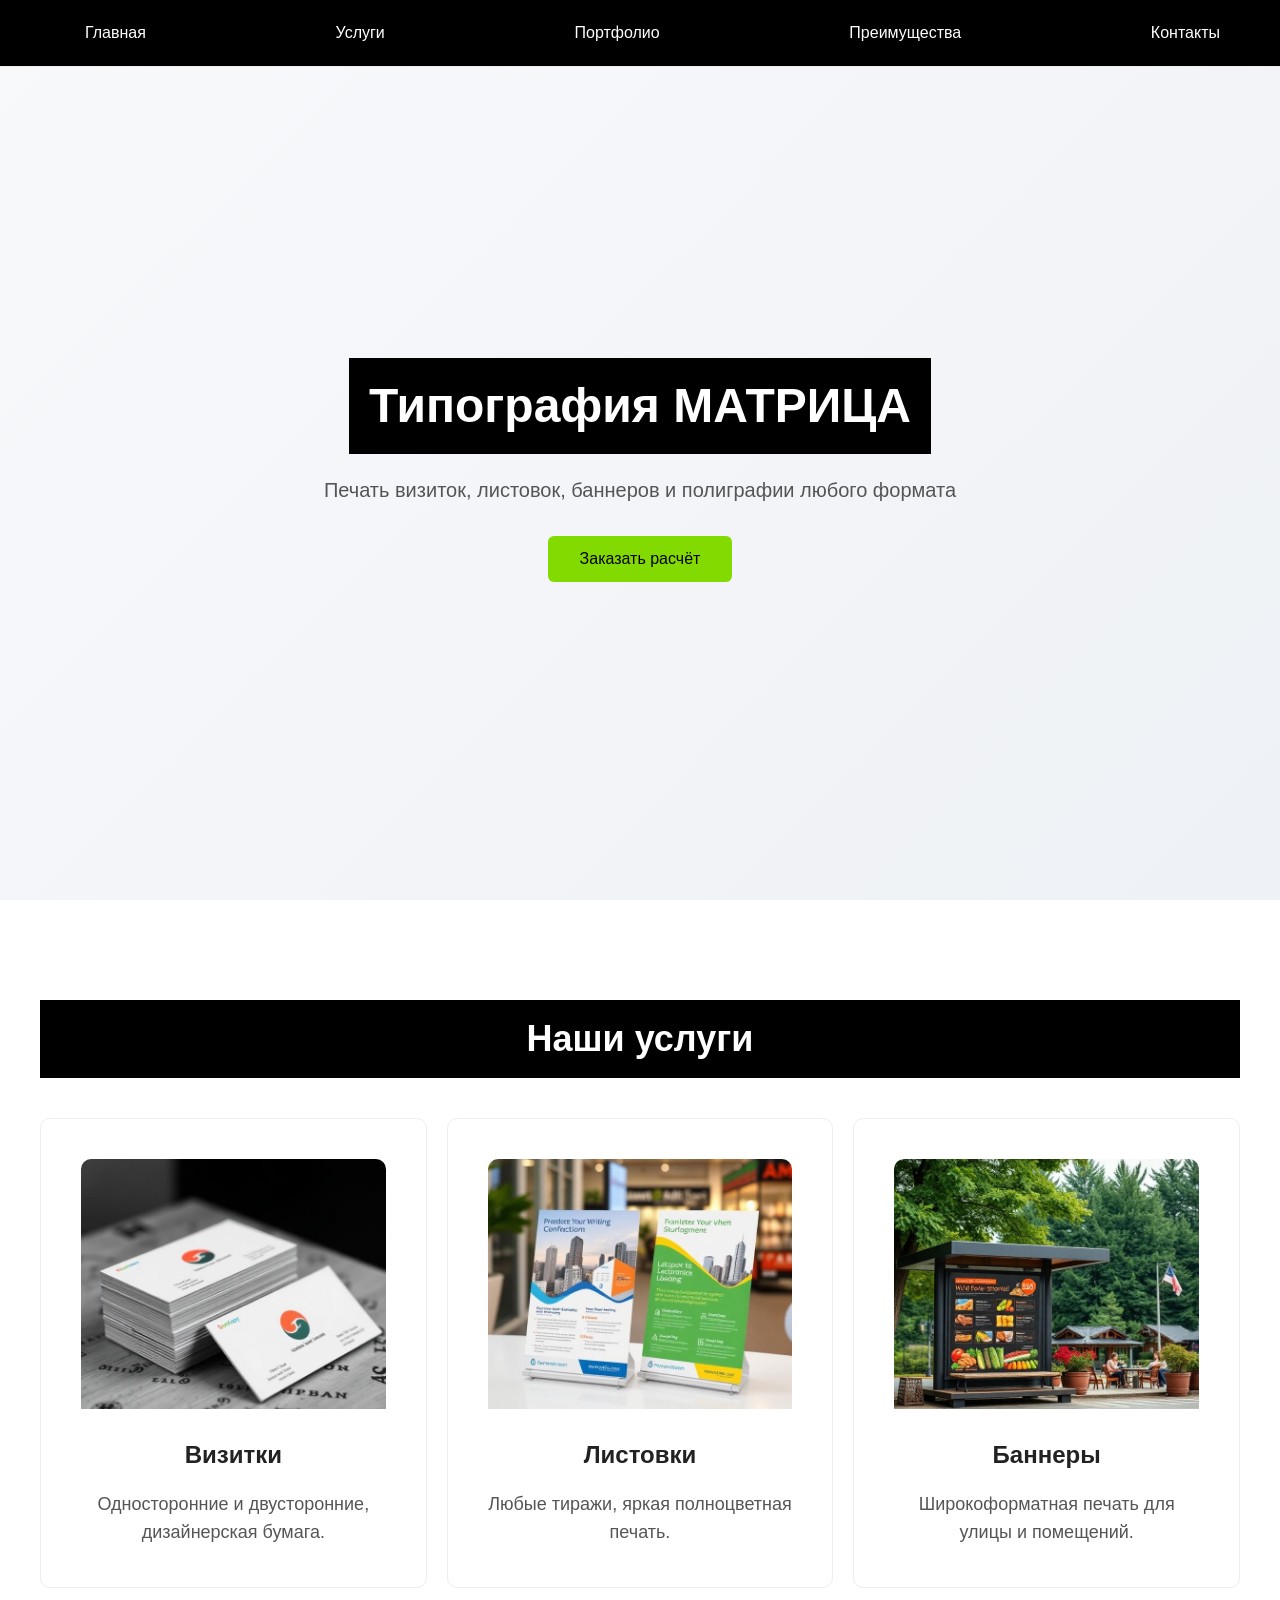
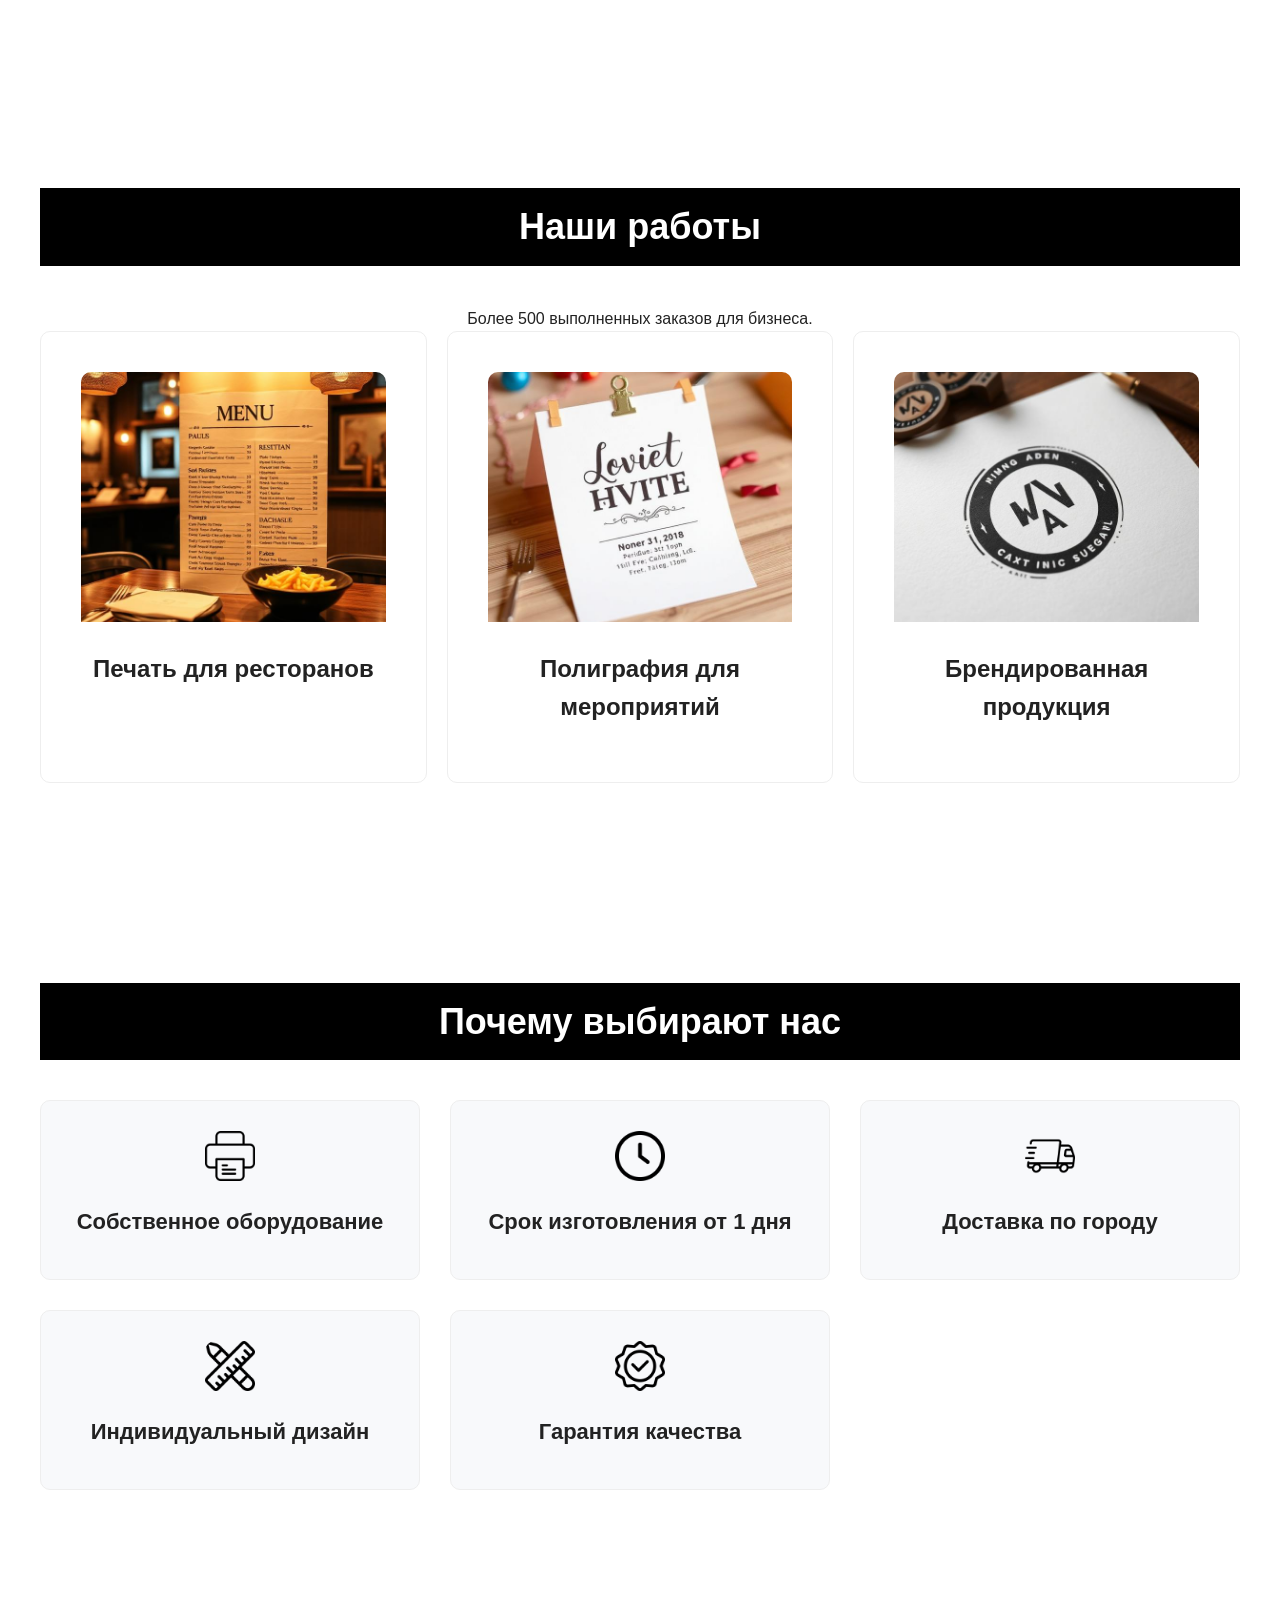
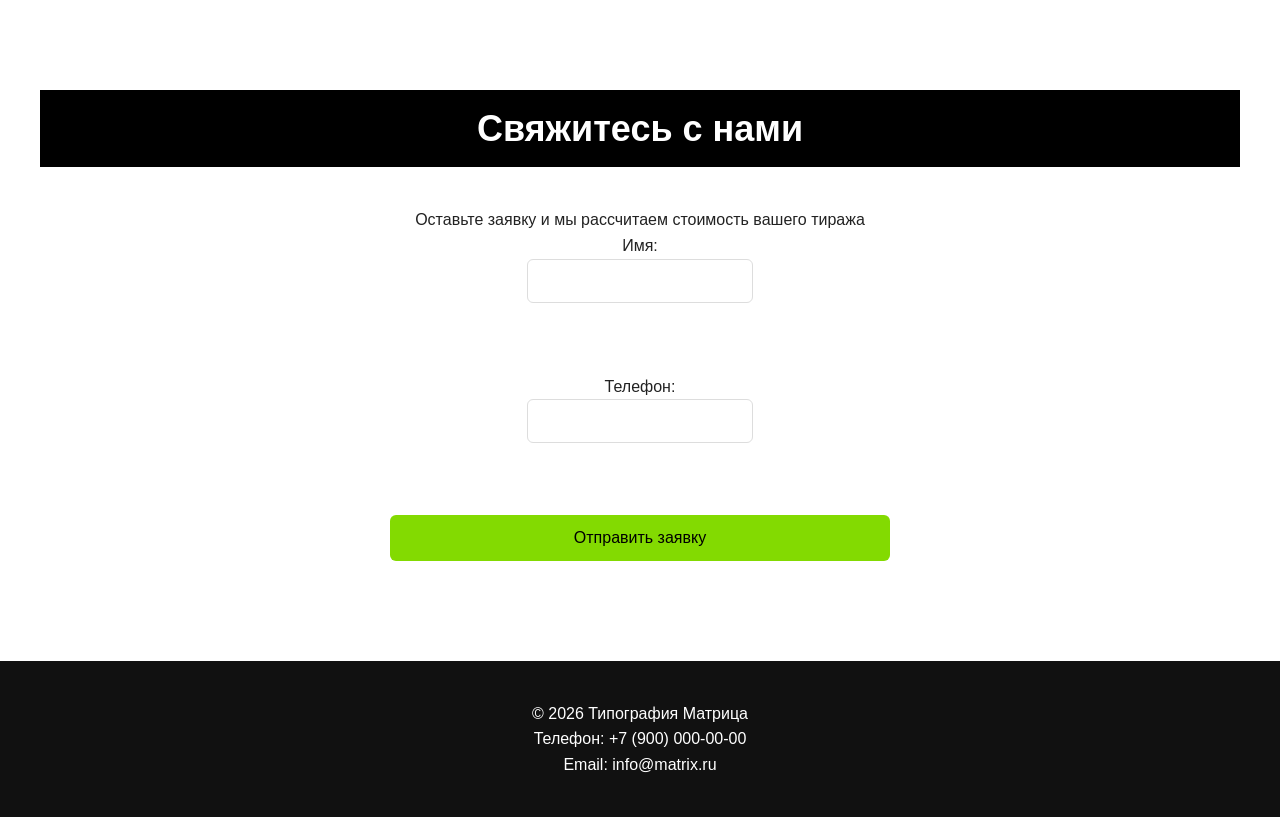
<file: index.html>
<!DOCTYPE html>
<html>
<head>
<meta charset="UTF-8">
<title>Типография</title>
<link rel="stylesheet" href="style.css">

<!-- Google tag (gtag.js) -->
<script async src="https://www.googletagmanager.com/gtag/js?id=G-FMTGFW9MHW"></script>
<script>
  window.dataLayer = window.dataLayer || [];
  function gtag(){dataLayer.push(arguments);}
  gtag('js', new Date());

  gtag('config', 'G-FMTGFW9MHW');
</script>

<!-- Yandex.Metrika counter -->
<script type="text/javascript">
    (function(m,e,t,r,i,k,a){
        m[i]=m[i]||function(){(m[i].a=m[i].a||[]).push(arguments)};
        m[i].l=1*new Date();
        for (var j = 0; j < document.scripts.length; j++) {if (document.scripts[j].src === r) { return; }}
        k=e.createElement(t),a=e.getElementsByTagName(t)[0],k.async=1,k.src=r,a.parentNode.insertBefore(k,a)
    })(window, document,'script','https://mc.yandex.ru/metrika/tag.js?id=107062207', 'ym');

    ym(107062207, 'init', {ssr:true, webvisor:true, clickmap:true, ecommerce:"dataLayer", referrer: document.referrer, url: location.href, accurateTrackBounce:true, trackLinks:true});
</script>
<noscript><div><img src="https://mc.yandex.ru/watch/107062207" style="position:absolute; left:-9999px;" alt="" /></div></noscript>
<!-- /Yandex.Metrika counter -->
</head>

<body>

<!-- ===== ШАПКА ===== -->
<header>
    <nav>
        <a href="#home">Главная</a>
        <a href="#services">Услуги</a>
        <a href="#portfolio">Портфолио</a>
        <a href="#advantages">Преимущества</a>
        <a href="#contacts">Контакты</a>
    </nav>
</header>

<!-- ===== ГЛАВНЫЙ ЭКРАН ===== -->
<section id="home">
    <h1>Типография МАТРИЦА</h1>
    <p>Печать визиток, листовок, баннеров и полиграфии любого формата</p>
    <a href="#contacts">
        <button>Заказать расчёт</button>
    </a>
</section>

<!-- ===== УСЛУГИ ===== -->
<section id="services">
    <div class="container">
        <h2>Наши услуги</h2>

        <div class="grid">
            <div class="card">
                <img src="images/service1.jpg" alt="Услуга 1">
                <h3>Визитки</h3>
                <p>Односторонние и двусторонние, дизайнерская бумага.</p>
            </div>

            <div class="card">
                <img src="images/service2.jpg" alt="Услуга 2">
                <h3>Листовки</h3>
                <p>Любые тиражи, яркая полноцветная печать.</p>
            </div>

            <div class="card">
                <img src="images/service3.jpg" alt="Услуга 3">
                <h3>Баннеры</h3>
                <p>Широкоформатная печать для улицы и помещений.</p>
            </div>
        </div>
    </div>
</section>

<!-- ===== ПОРТФОЛИО ===== -->
<section id="portfolio">
     <div class="container">
        <h2>Наши работы</h2>
        <p>Более 500 выполненных заказов для бизнеса.</p>

        <div class="grid">
            <div class="card">
                <img src="images/portfolio1.jpg" alt="Портфолио 1">
                <h3>Печать для ресторанов</h3>
            </div>

            <div class="card">
                <img src="images/portfolio2.jpg" alt="Портфолио 2">
                <h3>Полиграфия для мероприятий</h3>
            </div>

            <div class="card">
                <img src="images/portfolio3.jpg" alt="Портфолио 3">
                <h3>Брендированная продукция</h3>
            </div>
        </div>
    </div>
</section>

<!-- ===== ПРЕИМУЩЕСТВА ===== -->
<section id="advantages">
    <div class="container">
    <h2>Почему выбирают нас</h2>
    <div class="grid">
        <div class="card">
            <img src="images/printer.png" alt="Собственное оборудование">
            <h3>Собственное оборудование</h3>
        </div>
        <div class="card">
            <img src="images/clock.png" alt="Срок изготовления">
            <h3>Срок изготовления от 1 дня</h3>
        </div>
        <div class="card">
            <img src="images/delivery.png" alt="Доставка по городу">
            <h3>Доставка по городу</h3>
        </div>
        <div class="card">
            <img src="images/design.png" alt="Индивидуальный дизайн">
            <h3>Индивидуальный дизайн</h3>
        </div>
        <div class="card">
            <img src="images/quality.png" alt="Гарантия качества">
            <h3>Гарантия качества</h3>
        </div>
    </div>
    </div>
</section>

<!-- ===== ФОРМА / КОНТАКТЫ ===== -->
<section id="contacts">
    <div class="container">
    <h2>Свяжитесь с нами</h2>
    <p>Оставьте заявку и мы рассчитаем стоимость вашего тиража</p>

    <form action="thanks.html" method="get">
        <label>
            Имя:<br>
            <input type="text" name="name" required>
        </label>
        <br><br>

        <label>
            Телефон:<br>
            <input type="tel" name="phone" required>
        </label>
        <br><br>

        <button type="submit">Отправить заявку</button>
    </form>
    </div>
</section>

<!-- ===== ПОДВАЛ ===== -->
<footer>
    <p>© 2026 Типография Матрица</p>
    <p>Телефон: +7 (900) 000-00-00</p>
    <p>Email: info@matrix.ru</p>
</footer>

</body>
</html>
</file>
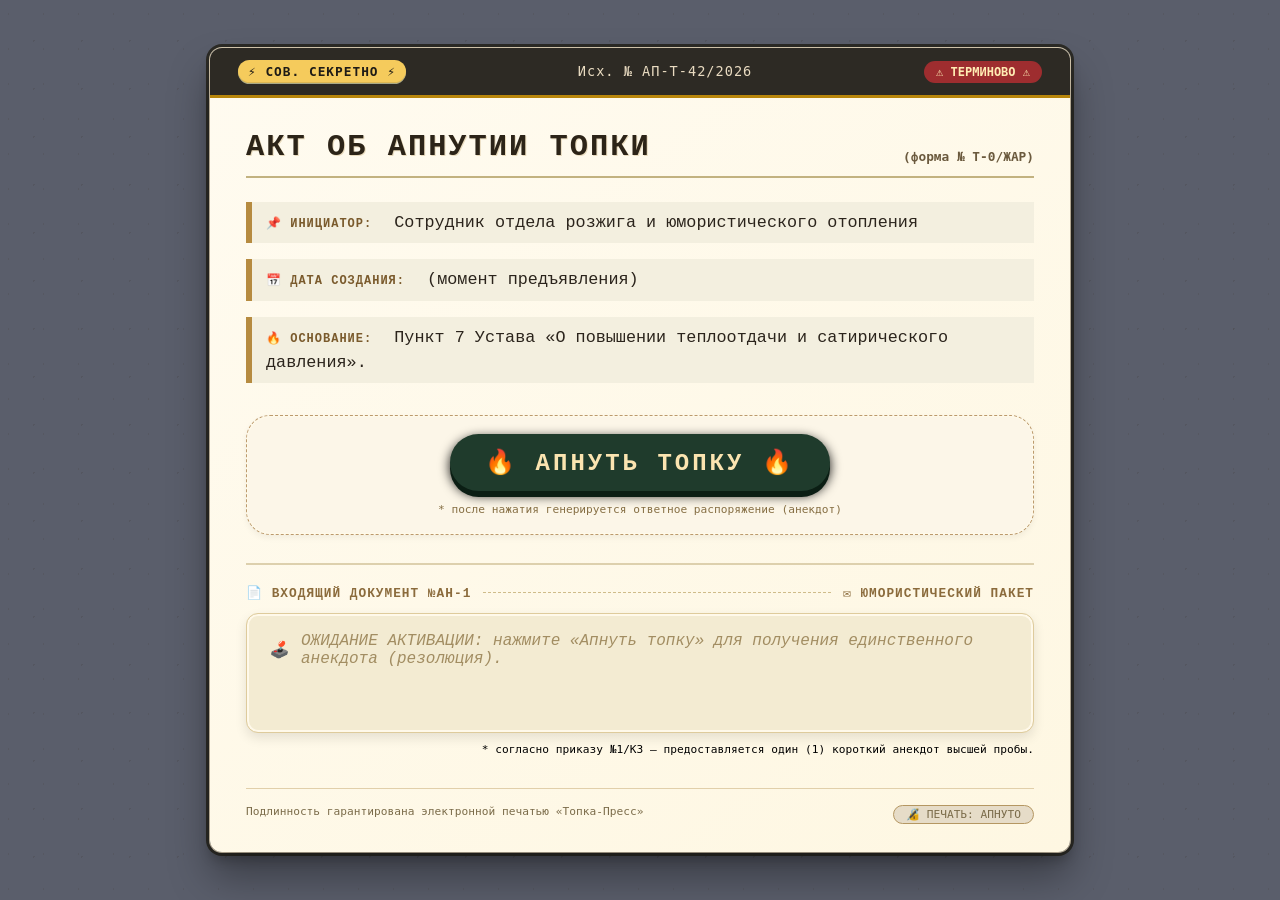
<file: pelmeshek.html>
<!DOCTYPE html>
<html lang="ru">
<head>
    <meta charset="UTF-8">
    <meta name="viewport" content="width=device-width, initial-scale=1.0">
    <title>АКТ №АП-42/ВАЖНО | Апнуть топку</title>
    <style>
        * {
            margin: 0;
            padding: 0;
            box-sizing: border-box;
        }

        body {
            background: #5a5e6b;
            /* Имитация офисного стола с документами: градиент под старую бумагу */
            background-image: radial-gradient(circle at 25% 40%, rgba(70, 65, 58, 0.2) 2%, transparent 2.5%),
                              radial-gradient(circle at 70% 85%, rgba(50, 45, 38, 0.15) 1.8%, transparent 2%);
            background-size: 35px 35px, 48px 48px;
            min-height: 100vh;
            display: flex;
            justify-content: center;
            align-items: center;
            padding: 30px 20px;
            font-family: 'Courier New', 'Times New Roman', 'Segoe UI', 'Consolas', monospace;
        }

        /* Главная "папка-документ" — как важная бумага на столе */
        .document {
            max-width: 860px;
            width: 100%;
            background: #fef9e8;
            background: linear-gradient(145deg, #fffbf0 0%, #fef7e2 100%);
            border-radius: 12px 12px 12px 12px;
            box-shadow: 0 25px 40px rgba(0, 0, 0, 0.35), 0 0 0 1px #d6c9b0, 0 0 0 4px #2c2b26, 0 8px 12px rgba(0,0,0,0.2);
            padding: 0;
            transition: all 0.2s;
        }

        /* Верхняя "гребёнка" как у официального бланка */
        .document-header {
            background: #2d2a24;
            padding: 12px 28px;
            border-bottom: 3px solid #b8860b;
            border-radius: 12px 12px 0 0;
            display: flex;
            justify-content: space-between;
            align-items: baseline;
            flex-wrap: wrap;
            gap: 12px;
        }

        .stamp {
            font-family: monospace;
            font-weight: bold;
            font-size: 0.8rem;
            background: #f5cb5c;
            color: #1e1b16;
            padding: 4px 10px;
            letter-spacing: 1px;
            border-radius: 30px;
            box-shadow: inset 0 -1px 0 rgba(0,0,0,0.1), 0 1px 0 rgba(255,255,200,0.6);
            text-transform: uppercase;
        }

        .doc-ref {
            color: #e9dbc1;
            font-size: 0.85rem;
            font-family: monospace;
            letter-spacing: 1px;
        }

        .urgency {
            background: #9e2d2f;
            color: #ffecb3;
            padding: 4px 12px;
            font-size: 0.75rem;
            font-weight: bold;
            border-radius: 20px;
            text-transform: uppercase;
            font-family: monospace;
        }

        /* Основной контент — текст документа */
        .document-body {
            padding: 32px 36px 28px 36px;
        }

        .title-block {
            border-bottom: 2px solid #c2b280;
            margin-bottom: 24px;
            padding-bottom: 12px;
            display: flex;
            justify-content: space-between;
            align-items: flex-end;
            flex-wrap: wrap;
        }

        .title-main {
            font-size: 1.9rem;
            font-weight: 800;
            text-transform: uppercase;
            letter-spacing: 2px;
            color: #2c2418;
            font-family: 'Courier New', 'Impact', monospace;
            text-shadow: 1px 1px 0px #e9dbbd;
        }

        .title-sub {
            color: #6b5a3e;
            font-size: 0.8rem;
            font-weight: bold;
            font-family: monospace;
        }

        .document-content {
            font-family: 'Courier New', 'Times New Roman', monospace;
            font-size: 1.05rem;
            line-height: 1.5;
            color: #2b241c;
        }

        .field {
            background: #f3efdf;
            padding: 8px 14px;
            margin: 16px 0;
            border-left: 6px solid #b68b40;
            font-weight: 500;
        }

        .label {
            font-weight: 800;
            text-transform: uppercase;
            font-size: 0.75rem;
            letter-spacing: 1px;
            color: #7a5a2c;
            display: inline-block;
            margin-right: 12px;
        }

        /* Секция с кнопкой "Апнуть топку" в стиле "отправить / подписать" */
        .action-area {
            margin: 32px 0 24px;
            text-align: center;
            background: #fcf6e8;
            padding: 18px 12px;
            border-radius: 24px;
            border: 1px dashed #bc9a6c;
            box-shadow: inset 0 0 0 1px #fffae9, 0 3px 6px rgba(0,0,0,0.05);
        }

        .stoke-btn {
            background: #1f3b2c;
            border: none;
            font-family: 'Courier New', monospace;
            font-weight: bold;
            font-size: 1.5rem;
            padding: 14px 28px;
            letter-spacing: 3px;
            color: #fbe4b0;
            text-transform: uppercase;
            cursor: pointer;
            box-shadow: 0 6px 0 #0b1e14, 0 4px 12px black;
            transition: 0.07s linear;
            border-radius: 60px;
            width: 100%;
            max-width: 380px;
            display: inline-flex;
            align-items: center;
            justify-content: center;
            gap: 14px;
        }

        .stoke-btn:active {
            transform: translateY(3px);
            box-shadow: 0 2px 0 #0b1e14;
        }

        /* зона вывода анекдота — "Входящий ответ" */
        .joke-section {
            margin-top: 28px;
            border-top: 2px solid #ddd0ad;
            padding-top: 20px;
        }

        .joke-header {
            display: flex;
            align-items: center;
            gap: 12px;
            margin-bottom: 12px;
            font-weight: bold;
            font-size: 0.8rem;
            color: #8b6b3c;
            text-transform: uppercase;
            letter-spacing: 1px;
        }

        .joke-card {
            background: #f3ebd2;
            border-radius: 12px;
            padding: 18px 22px;
            border: 1px solid #decb9c;
            box-shadow: inset 0 0 0 2px #fff9ea, 0 5px 12px rgba(0, 0, 0, 0.1);
            font-family: 'Courier New', 'Segoe UI', monospace;
            font-size: 1.2rem;
            font-weight: 500;
            color: #1e2c1c;
            min-height: 120px;
            transition: 0.2s;
        }

        .placeholder-joke {
            display: flex;
            align-items: center;
            justify-content: center;
            gap: 12px;
            color: #a28d62;
            font-style: italic;
            font-size: 1rem;
        }

        .joke-text {
            font-weight: 600;
            line-height: 1.4;
            word-break: break-word;
            white-space: pre-wrap;
        }

        .footer-document {
            margin-top: 32px;
            font-size: 0.7rem;
            border-top: 1px solid #e1cfaa;
            padding-top: 16px;
            display: flex;
            justify-content: space-between;
            color: #7b6c4a;
            font-family: monospace;
        }

        /* печать и подпись */
        .seal {
            font-family: monospace;
            font-size: 0.7rem;
            background: #e6dcc8;
            display: inline-block;
            padding: 2px 12px;
            border-radius: 50px;
            border: 1px solid #b59762;
        }

        @media (max-width: 580px) {
            .document-body {
                padding: 24px 20px;
            }
            .title-main {
                font-size: 1.3rem;
            }
            .stoke-btn {
                font-size: 1.2rem;
                padding: 12px 18px;
                letter-spacing: 2px;
            }
            .joke-card {
                font-size: 1rem;
            }
        }
    </style>
</head>
<body>

<div class="document">
    <div class="document-header">
        <div class="stamp">⚡ СОВ. СЕКРЕТНО ⚡</div>
        <div class="doc-ref">Исх. № АП-Т-42/2026</div>
        <div class="urgency">⚠️ ТЕРМИНОВО ⚠️</div>
    </div>

    <div class="document-body">
        <div class="title-block">
            <div class="title-main">АКТ ОБ АПНУТИИ ТОПКИ</div>
            <div class="title-sub">(форма № Т-0/ЖАР)</div>
        </div>

        <div class="document-content">
            <div class="field">
                <span class="label">📌 ИНИЦИАТОР:</span> Сотрудник отдела розжига и юмористического отопления
            </div>
            <div class="field">
                <span class="label">📅 ДАТА СОЗДАНИЯ:</span> <span id="currentDate"></span> (момент предъявления)
            </div>
            <div class="field">
                <span class="label">🔥 ОСНОВАНИЕ:</span> Пункт 7 Устава «О повышении теплоотдачи и сатирического давления».
            </div>
        </div>

        <!-- Блок с кнопкой "апнуть топку" – критическое действие -->
        <div class="action-area">
            <button class="stoke-btn" id="stokeBtn">
                🔥 АПНУТЬ ТОПКУ 🔥
            </button>
            <div style="font-size: 0.7rem; margin-top: 12px; font-family: monospace; color:#866f44;">
                * после нажатия генерируется ответное распоряжение (анекдот)
            </div>
        </div>

        <!-- Зона вывода анекдота -->
        <div class="joke-section">
            <div class="joke-header">
                <span>📄 ВХОДЯЩИЙ ДОКУМЕНТ №АН-1</span>
                <span style="flex:1; border-bottom: 1px dashed #cfbc8a;"></span>
                <span>✉️ ЮМОРИСТИЧЕСКИЙ ПАКЕТ</span>
            </div>
            <div class="joke-card" id="jokeCard">
                <!-- Начальное состояние — заглушка "ожидание" -->
                <div class="placeholder-joke" id="jokePlaceholder">
                    <span>🕹️</span> ОЖИДАНИЕ АКТИВАЦИИ: нажмите «Апнуть топку» для получения единственного анекдота (резолюция).
                </div>
                <div class="joke-text" id="jokeText" style="display: none;"></div>
            </div>
            <!-- Подсказка о единственности анекдота -->
            <div style="font-size: 0.7rem; margin-top: 10px; text-align: right; font-family: monospace;">
                * согласно приказу №1/КЗ — предоставляется один (1) короткий анекдот высшей пробы.
            </div>
        </div>

        <div class="footer-document">
            <div>Подлинность гарантирована электронной печатью «Топка-Пресс»</div>
            <div class="seal">🔏 ПЕЧАТЬ: АПНУТО</div>
        </div>
    </div>
</div>
</file>
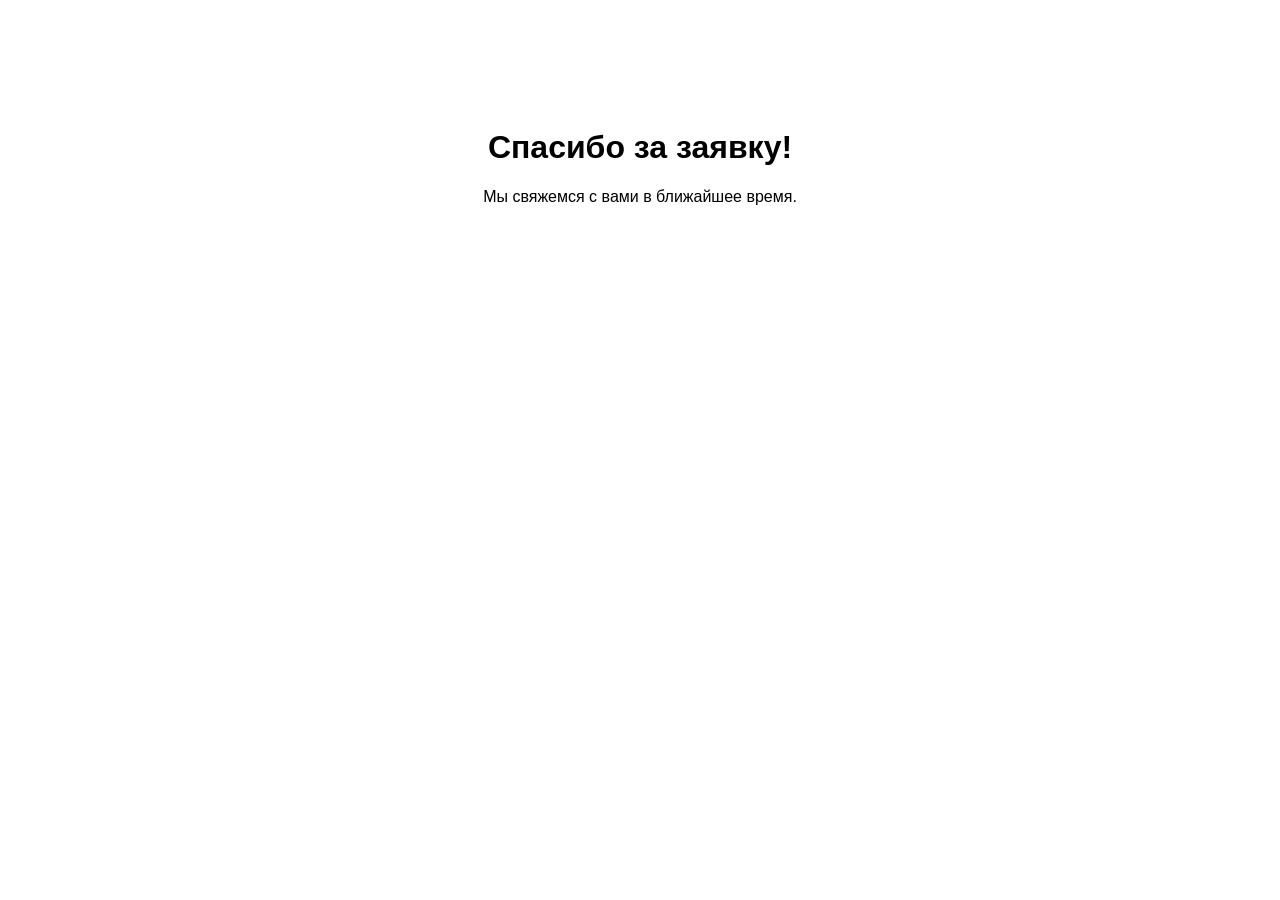
<file: thanks.html>
<!DOCTYPE html>
<html>
<head>
<meta charset="UTF-8">
<title>Спасибо</title>

  <!-- Google tag (gtag.js) -->
<script async src="https://www.googletagmanager.com/gtag/js?id=G-FMTGFW9MHW"></script>
<script>
  window.dataLayer = window.dataLayer || [];
  function gtag(){dataLayer.push(arguments);}
  gtag('js', new Date());

  gtag('config', 'G-FMTGFW9MHW');
</script>

<!-- Yandex.Metrika counter -->
<script type="text/javascript">
    (function(m,e,t,r,i,k,a){
        m[i]=m[i]||function(){(m[i].a=m[i].a||[]).push(arguments)};
        m[i].l=1*new Date();
        for (var j = 0; j < document.scripts.length; j++) {if (document.scripts[j].src === r) { return; }}
        k=e.createElement(t),a=e.getElementsByTagName(t)[0],k.async=1,k.src=r,a.parentNode.insertBefore(k,a)
    })(window, document,'script','https://mc.yandex.ru/metrika/tag.js?id=107062207', 'ym');

    ym(107062207, 'init', {ssr:true, webvisor:true, clickmap:true, ecommerce:"dataLayer", referrer: document.referrer, url: location.href, accurateTrackBounce:true, trackLinks:true});
</script>
<noscript><div><img src="https://mc.yandex.ru/watch/107062207" style="position:absolute; left:-9999px;" alt="" /></div></noscript>
<!-- /Yandex.Metrika counter -->
  
</head>
<body style="text-align:center; padding:100px; font-family:Arial;">
<h1>Спасибо за заявку!</h1>
<p>Мы свяжемся с вами в ближайшее время.</p>
</body>
</html>
</file>
<file: style.css>
/* ===== СБРОС ===== */
* {
    margin: 0;
    padding: 0;
    box-sizing: border-box;
}

html {
    scroll-behavior: smooth;
}

body {
    font-family: Arial, sans-serif;
    line-height: 1.6;
    color: #222;
    background: #ffffff;
    margin: 0;
    padding: 0;
    text-align: center;
}

/* ===== КОНТЕЙНЕР ===== */
section {
    padding: 100px 20px;
}

.container {
    max-width: 1200px;
    margin: 0 auto;
}

/* ===== ШАПКА ===== */
header {
    position: fixed;
    width: 100%;
    top: 0;
    background: black;

    border-bottom: 1px solid #eee;
    z-index: 1000;
}

nav {
    max-width: 1200px;
    margin: 0 auto;
    padding: 20px;
    display: flex;
    justify-content: space-between;
    align-items: center;
}

nav a {
    text-decoration: none;
    color: white;
    margin-left: 25px;
    font-weight: 500;
    transition: 0.3s;
}

nav a:hover {
    color: rgba(131, 218, 001);
}

#home {
    padding-top: 140px;
}

/* ===== ГЛАВНЫЙ ЭКРАН ===== */
#home {
    min-height: 100vh;
    display: flex;
    flex-direction: column; 
    align-items: center;
    justify-content: center;
    text-align: center;
    background: linear-gradient(135deg, #f8f9fb, #eef1f5);
}

#home h1 {
    color: white;
    font-size: 48px;
    margin-bottom: 20px;
    background-color: rgb(0, 0, 0);
    padding: 10px 20px; 
}

#home p {
    font-size: 20px;
    margin-bottom: 30px;
    color: #555;
}

/* ===== КНОПКИ ===== */
button {
    padding: 14px 32px;
    background: rgba(131, 218, 001);
    color: black;
    border: none;
    cursor: pointer;
    font-size: 16px;
    border-radius: 6px;
    transition: 0.3s ease;
}

button:hover {
    background: rgb(196, 255, 108);
}

/* ===== ЗАГОЛОВКИ ===== */
h2 {
    color: white;
    font-size: 36px;
    margin-bottom: 40px;
    text-align: center;
    background-color: black; 
    padding: 10px 20px; 
}

h3 {
    margin-bottom: 10px;
}

#services .grid,
#portfolio .grid {
    display: grid;
    grid-template-columns: repeat(auto-fit, minmax(300px, 1fr));
    gap: 20px;
}

.card {
    padding: 40px; 
    border: 1px solid #eee;
    border-radius: 10px;
    transition: 0.3s;
}

.card:hover {
    box-shadow: 0 15px 30px rgba(0,0,0,0.1); 
}

.card img {
    width: 100%;
    border-radius: 10px 10px 0 0;
    margin-bottom: 20px;
    object-fit: cover;
    height: 250px; 
}

.card h3 {
    font-size: 24px; 
    margin-bottom: 15px;
}

.card p {
    color: #555;
    font-size: 18px; 
}

/* ===== КАРТОЧКИ ПРЕИМУЩЕСТВ ===== */
#advantages .grid {
    display: grid;
    grid-template-columns: repeat(3, 1fr); 
    gap: 30px;
}

#advantages .card {
    background: #f8f9fb;
    padding: 30px;
    border-radius: 10px;
    text-align: center;
    transition: 0.3s;
}

#advantages .card:hover {
    box-shadow: 0 10px 25px rgba(0,0,0,0.08);
}

#advantages .card img {
    width: 50px;
    height: 50px;         
    object-fit: contain;   
    border-radius: 10px 10px 0 0;
    margin-bottom: 15px;
}

#advantages .card h3 {
    font-size: 22px;
    margin-bottom: 10px;
}

#advantages .card p {
    font-size: 16px;
    color: #555;
}

/* ===== ФОРМА ===== */
form {
    max-width: 500px;
    margin: 0 auto;
    display: flex;
    flex-direction: column;
}

input {
    padding: 12px;
    margin-bottom: 20px;
    border: 1px solid #ddd;
    border-radius: 6px;
    font-size: 16px;
}

input:focus {
    outline: none;
    border-color: #ff4d4d;
}

/* ===== ПОДВАЛ ===== */
footer {
    background: #111;
    color: white;
    text-align: center;
    padding: 40px 20px;
}

/* ===== АДАПТИВ ===== */
@media (max-width: 768px) {

    #home h1 {
        font-size: 32px;
    }

    h2 {
        font-size: 28px;
    }

    nav {
        flex-direction: column;
    }

    nav a {
        margin: 10px 0;
    }
}
</file>
